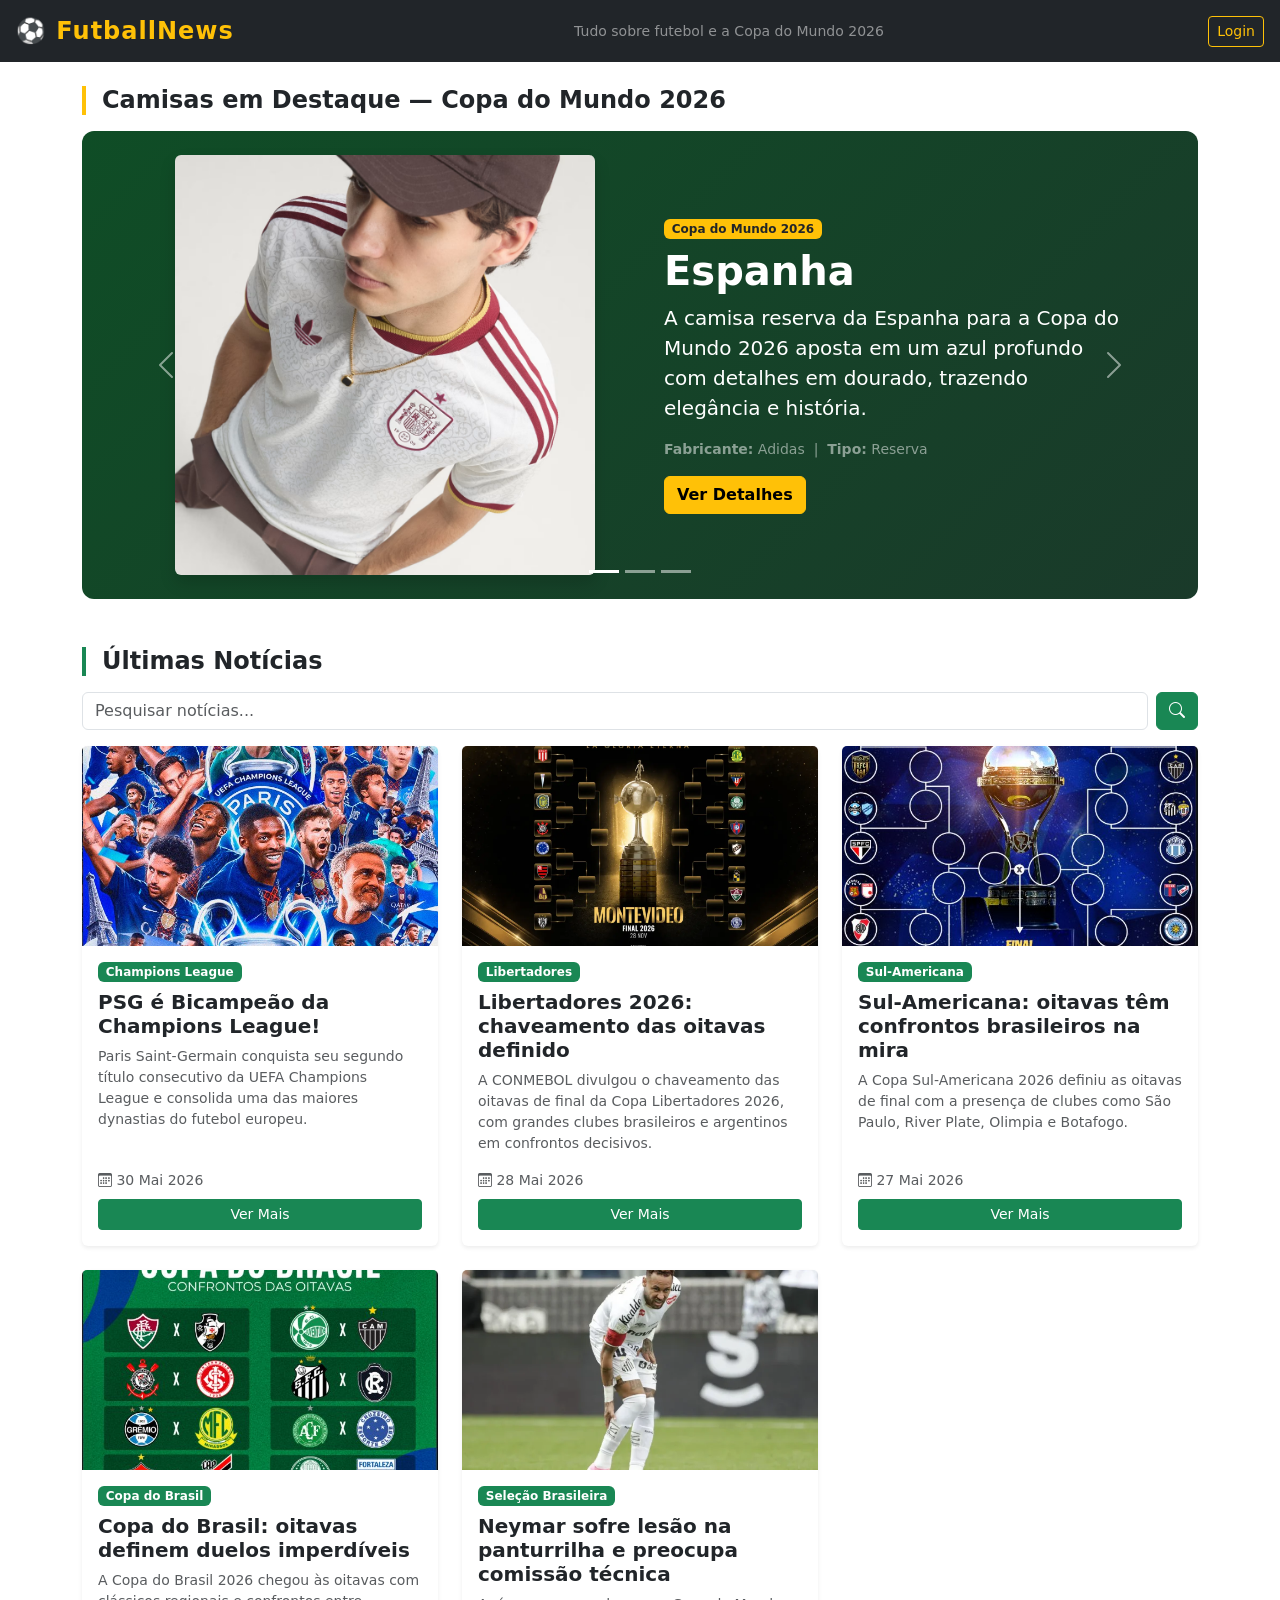
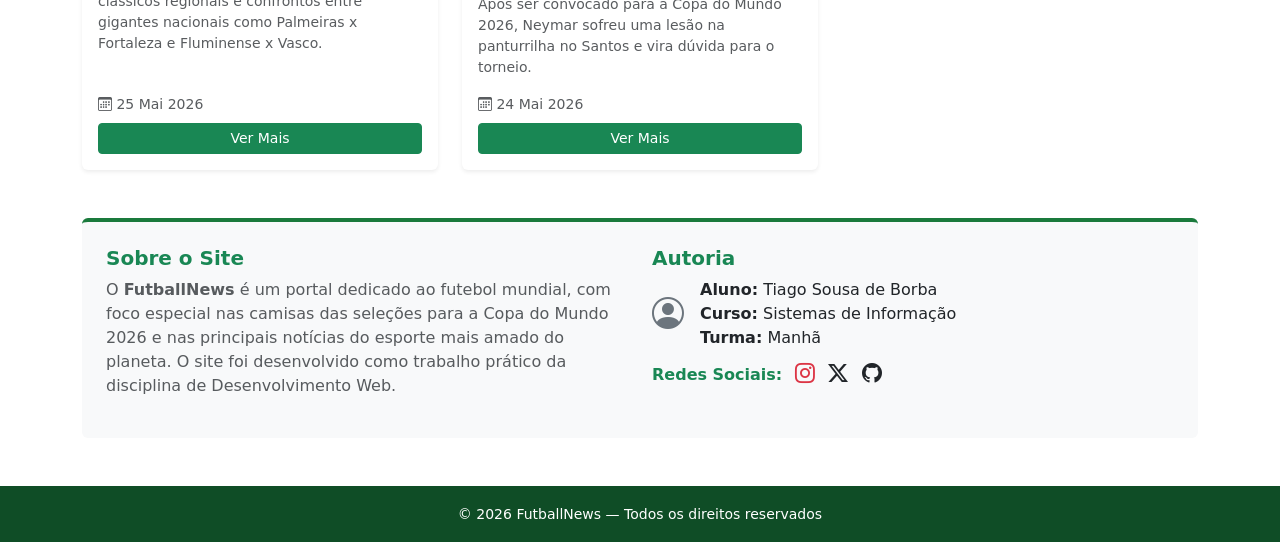
<file: public/index.html>
<!DOCTYPE html>
<html lang="pt-BR">
<head>
  <meta charset="UTF-8">
  <meta name="viewport" content="width=device-width, initial-scale=1.0">
  <title>FutballNews</title>
  <link rel="stylesheet" href="https://cdn.jsdelivr.net/npm/bootstrap@5.3.3/dist/css/bootstrap.min.css">
  <link rel="stylesheet" href="https://cdn.jsdelivr.net/npm/bootstrap-icons@1.11.3/font/bootstrap-icons.min.css">
  <link rel="stylesheet" href="styles.css">
</head>
<body>


  <nav class="navbar navbar-dark bg-dark px-3 sticky-top">
  <a class="navbar-brand text-warning" href="index.html">⚽ FutballNews</a>
  <span class="text-white-50 small d-none d-md-block">Tudo sobre futebol e a Copa do Mundo 2026</span>
  <div id="menu-nav" class="d-flex gap-2"></div>
</nav>

  <div class="container py-4">
    <section class="mb-5">
  <h4 class="fw-bold mb-3 border-start border-4 border-warning ps-3">
    Camisas em Destaque — Copa do Mundo 2026
  </h4>
  <div id="carrosselCamisas" class="carousel slide" data-bs-ride="carousel">
    <div class="carousel-indicators" id="carrossel-indicadores"></div>
    <div class="carousel-inner" id="carrossel-inner"></div>
    <button class="carousel-control-prev" type="button" data-bs-target="#carrosselCamisas" data-bs-slide="prev">
      <span class="carousel-control-prev-icon"></span>
    </button>
    <button class="carousel-control-next" type="button" data-bs-target="#carrosselCamisas" data-bs-slide="next">
      <span class="carousel-control-next-icon"></span>
    </button>
  </div>
</section>

<section class="mb-5">
  <h4 class="fw-bold mb-3 border-start border-4 border-success ps-3">
    Últimas Notícias
  </h4>
  <div class="mb-3 d-flex gap-2">
    <input type="text" id="input-pesquisa" class="form-control" placeholder="Pesquisar notícias..." oninput="pesquisar()">
    <button onclick="pesquisar()" class="btn btn-success"><i class="bi bi-search"></i></button>
  </div>
  <div class="row g-4" id="cards-noticias"></div>
</section>

    <section id="secao-aluno" class="rounded p-4 mb-4">
      <div class="row">
        <div class="col-md-6">
          <h5 class="fw-bold text-success">Sobre o Site</h5>
          <p class="text-muted">
            O <strong>FutballNews</strong> é um portal dedicado ao futebol mundial, com foco especial nas camisas das seleções para a Copa do Mundo 2026 e nas principais notícias do esporte mais amado do planeta. O site foi desenvolvido como trabalho prático da disciplina de Desenvolvimento Web.
          </p>
        </div>
        <div class="col-md-6">
          <h5 class="fw-bold text-success">Autoria</h5>
          <div class="d-flex align-items-center gap-3">
            <i class="bi bi-person-circle fs-2 text-secondary"></i>
            <div>
              <div><strong>Aluno:</strong> Tiago Sousa de Borba</div>
              <div><strong>Curso:</strong> Sistemas de Informação</div>
              <div><strong>Turma:</strong> Manhã</div>
            </div>
          </div>
          <div class="mt-2">
            <span class="text-success fw-bold me-2">Redes Sociais:</span>
            <a href="#" class="text-decoration-none me-2"><i class="bi bi-instagram text-danger fs-5"></i></a>
            <a href="#" class="text-decoration-none me-2"><i class="bi bi-twitter-x text-dark fs-5"></i></a>
            <a href="#" class="text-decoration-none"><i class="bi bi-github text-dark fs-5"></i></a>
          </div>
        </div>
      </div>
    </section>

  </div>


  <footer class="text-white text-center py-3">
    <small>© 2026 FutballNews — Todos os direitos reservados</small>
  </footer>

  <script src="https://cdn.jsdelivr.net/npm/bootstrap@5.3.3/dist/js/bootstrap.bundle.min.js"></script>
  <script src="app.js"></script>
</body>
</html>
</file>
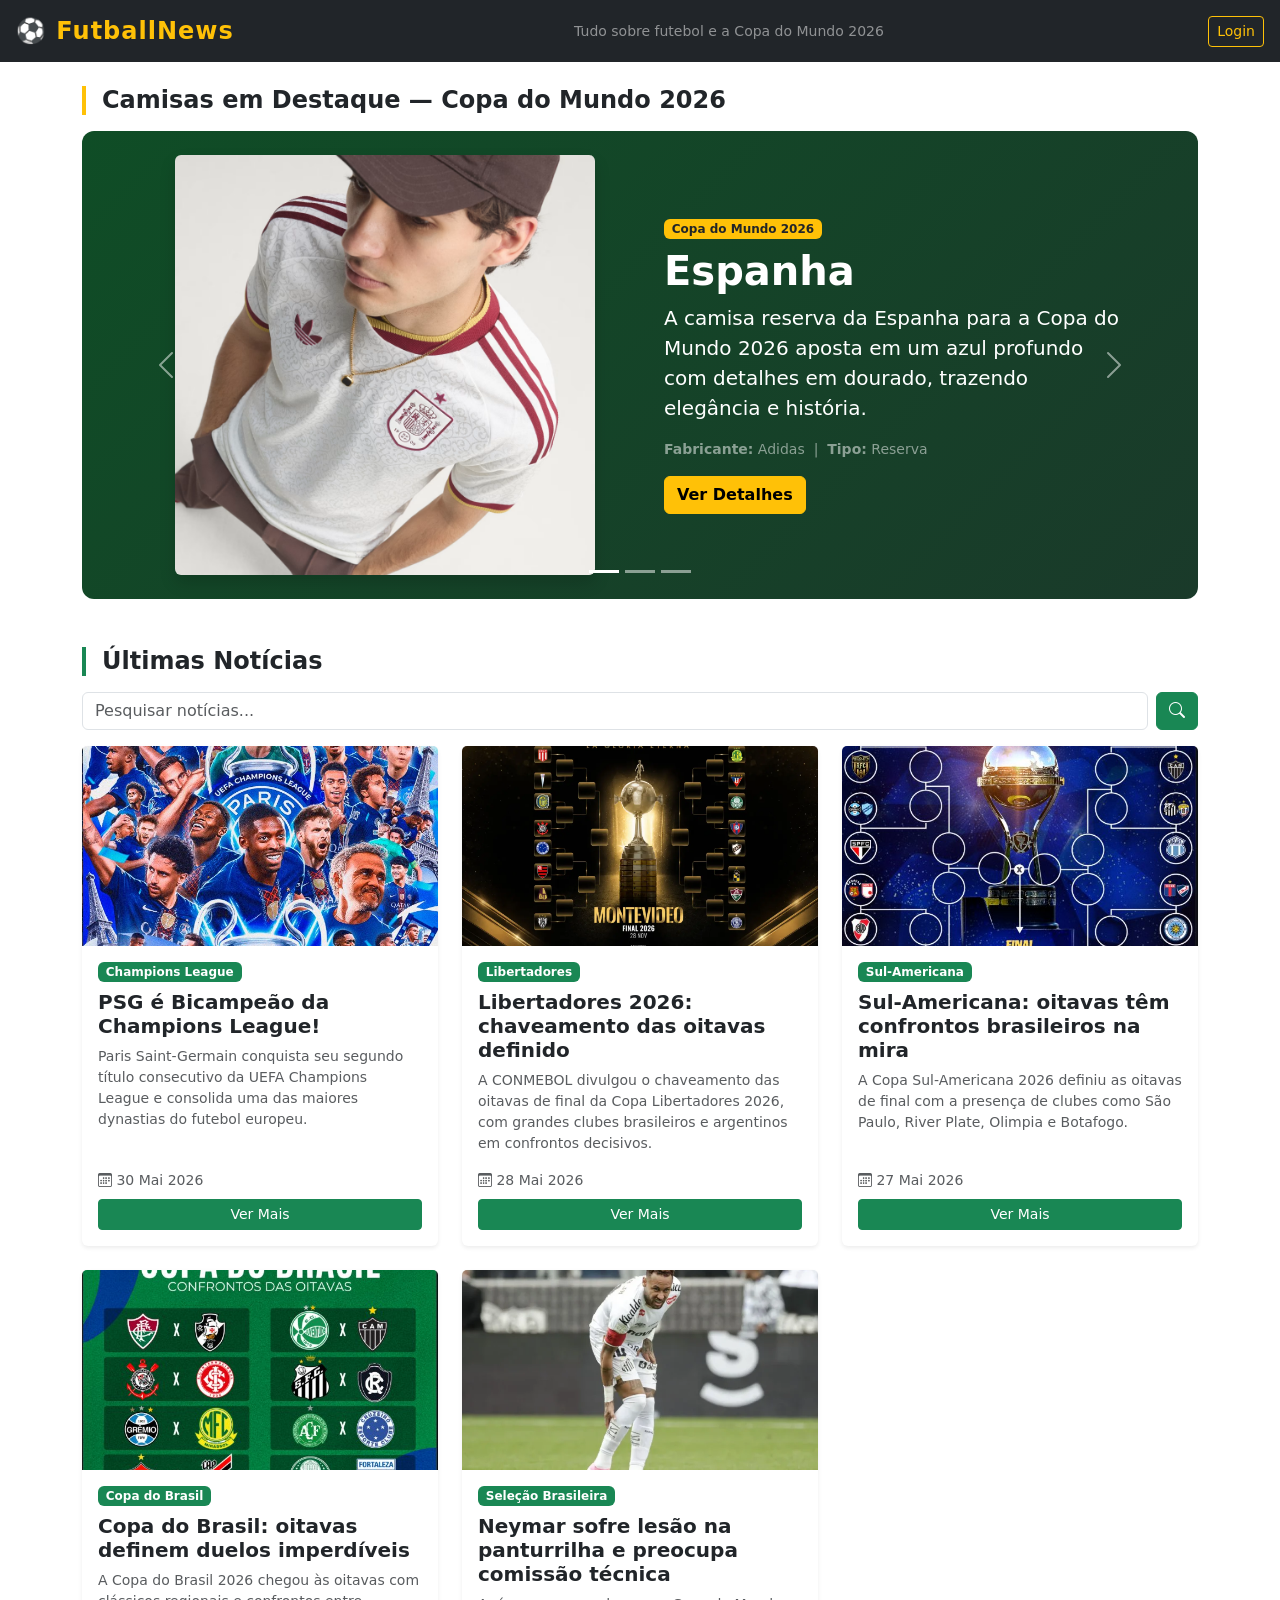
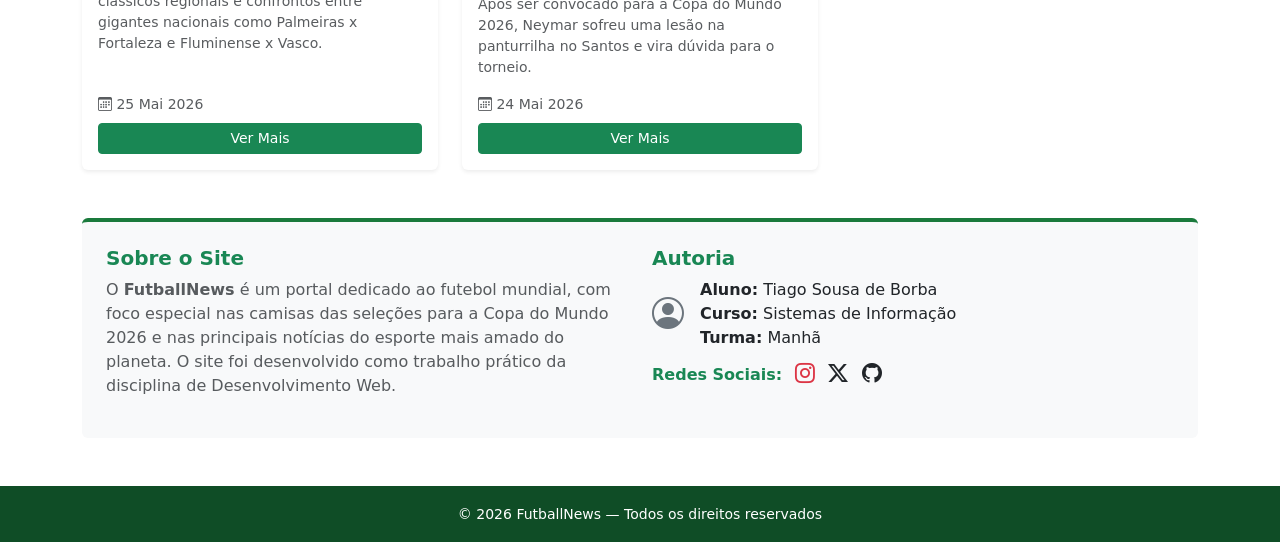
<file: public/cadastro-itens.html>
<!DOCTYPE html>
<html lang="pt-BR">
<head>
  <meta charset="UTF-8">
  <meta name="viewport" content="width=device-width, initial-scale=1.0">
  <title>Cadastro de Itens - FutballNews</title>
  <link rel="stylesheet" href="https://cdn.jsdelivr.net/npm/bootstrap@5.3.3/dist/css/bootstrap.min.css">
  <link rel="stylesheet" href="https://cdn.jsdelivr.net/npm/bootstrap-icons@1.11.3/font/bootstrap-icons.min.css">
  <link rel="stylesheet" href="styles.css">
</head>
<body>

  <nav class="navbar navbar-dark bg-dark px-3 sticky-top">
    <a class="navbar-brand text-warning" href="index.html">⚽ FutballNews</a>
    <div id="menu-nav" class="d-flex gap-2"></div>
  </nav>

  <div class="container py-4">

    <h4 class="fw-bold mb-4 border-start border-4 border-warning ps-3">Cadastro de Notícias</h4>

    <div class="card shadow-sm border-0 p-4 mb-5">
      <div id="msg-crud" class="alert d-none"></div>

      <input type="hidden" id="crud-id">

      <div class="row g-3">
        <div class="col-md-8">
          <label class="form-label">Título</label>
          <input type="text" id="crud-titulo" class="form-control">
        </div>
        <div class="col-md-4">
          <label class="form-label">Categoria</label>
          <input type="text" id="crud-categoria" class="form-control">
        </div>
        <div class="col-12">
          <label class="form-label">Descrição (resumo)</label>
          <input type="text" id="crud-descricao" class="form-control">
        </div>
        <div class="col-12">
          <label class="form-label">Conteúdo completo</label>
          <textarea id="crud-conteudo" class="form-control" rows="3"></textarea>
        </div>
        <div class="col-md-6">
          <label class="form-label">URL da Imagem</label>
          <input type="text" id="crud-imagem" class="form-control">
        </div>
        <div class="col-md-6">
          <label class="form-label">Data (AAAA-MM-DD)</label>
          <input type="date" id="crud-data" class="form-control">
        </div>
      </div>

      <div class="d-flex gap-2 mt-4">
        <button onclick="salvarNoticia()" class="btn btn-success">Salvar</button>
        <button onclick="limparFormulario()" class="btn btn-outline-secondary">Limpar</button>
      </div>
    </div>

    <h5 class="fw-bold mb-3">Notícias Cadastradas</h5>
    <div class="table-responsive">
      <table class="table table-bordered align-middle">
        <thead class="table-dark">
          <tr>
            <th>ID</th>
            <th>Título</th>
            <th>Categoria</th>
            <th>Data</th>
            <th>Ações</th>
          </tr>
        </thead>
        <tbody id="tabela-noticias"></tbody>
      </table>
    </div>

  </div>

  <footer class="text-white text-center py-3">
    <small>© 2026 FutballNews — Todos os direitos reservados</small>
  </footer>

  <script src="https://cdn.jsdelivr.net/npm/bootstrap@5.3.3/dist/js/bootstrap.bundle.min.js"></script>
  <script src="app.js"></script>
</body>
</html>
</file>
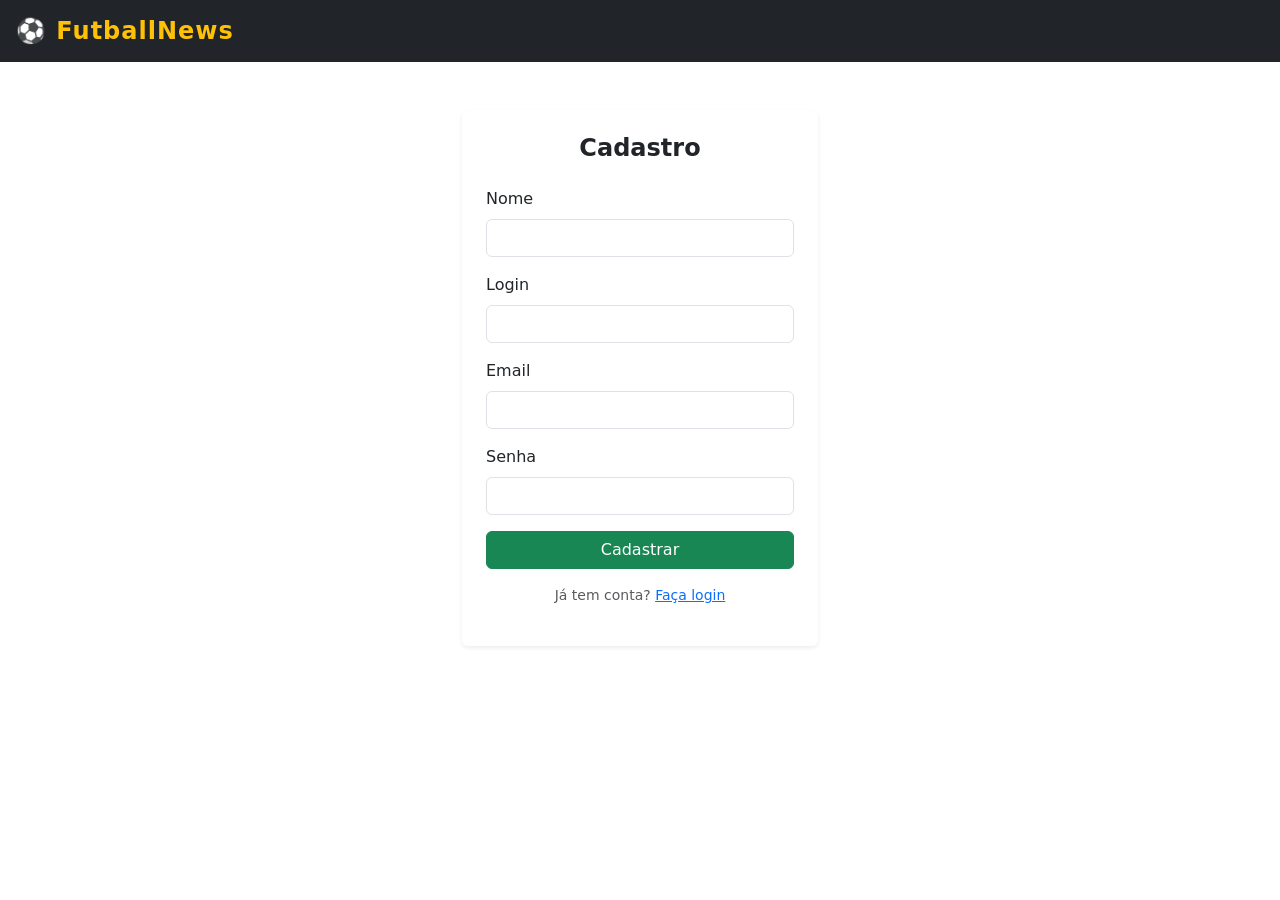
<file: public/cadastro.html>
<!DOCTYPE html>
<html lang="pt-BR">
<head>
  <meta charset="UTF-8">
  <meta name="viewport" content="width=device-width, initial-scale=1.0">
  <title>Cadastro - FutballNews</title>
  <link rel="stylesheet" href="https://cdn.jsdelivr.net/npm/bootstrap@5.3.3/dist/css/bootstrap.min.css">
  <link rel="stylesheet" href="https://cdn.jsdelivr.net/npm/bootstrap-icons@1.11.3/font/bootstrap-icons.min.css">
  <link rel="stylesheet" href="styles.css">
</head>
<body>

  <nav class="navbar navbar-dark bg-dark px-3">
    <a class="navbar-brand text-warning" href="index.html">⚽ FutballNews</a>
  </nav>

  <div class="container py-5">
    <div class="row justify-content-center">
      <div class="col-md-4">
        <div class="card shadow-sm border-0 p-4">
          <h4 class="fw-bold mb-4 text-center">Cadastro</h4>

          <div id="msg-erro" class="alert alert-danger d-none"></div>
          <div id="msg-sucesso" class="alert alert-success d-none"></div>

          <div class="mb-3">
            <label class="form-label">Nome</label>
            <input type="text" id="input-nome" class="form-control">
          </div>
          <div class="mb-3">
            <label class="form-label">Login</label>
            <input type="text" id="input-login" class="form-control">
          </div>
          <div class="mb-3">
            <label class="form-label">Email</label>
            <input type="email" id="input-email" class="form-control">
          </div>
          <div class="mb-3">
            <label class="form-label">Senha</label>
            <input type="password" id="input-senha" class="form-control">
          </div>
          <button onclick="cadastrarUsuario()" class="btn btn-success w-100 mb-3">Cadastrar</button>
          <p class="text-center text-muted small">
            Já tem conta? <a href="login.html">Faça login</a>
          </p>
        </div>
      </div>
    </div>
  </div>

  <script src="app.js"></script>
</body>
</html>
</file>
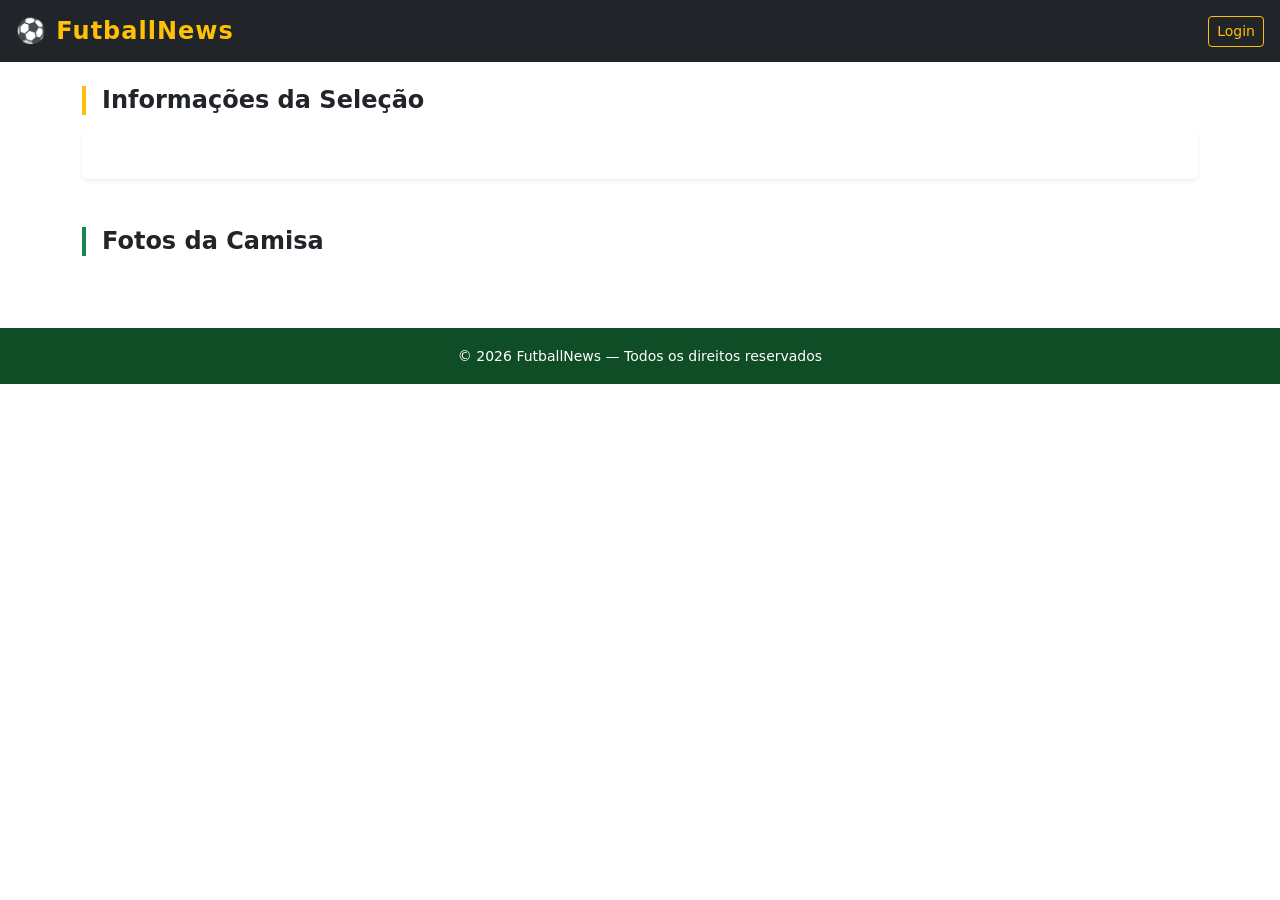
<file: public/detalhe.html>
<!DOCTYPE html>
<html lang="pt-BR">
<head>
  <meta charset="UTF-8">
  <meta name="viewport" content="width=device-width, initial-scale=1.0">
  <title>Detalhe da Camisa - FutballNews</title>
  <link rel="stylesheet" href="https://cdn.jsdelivr.net/npm/bootstrap@5.3.3/dist/css/bootstrap.min.css">
  <link rel="stylesheet" href="https://cdn.jsdelivr.net/npm/bootstrap-icons@1.11.3/font/bootstrap-icons.min.css">
  <link rel="stylesheet" href="styles.css">
</head>
<body>


  <nav class="navbar navbar-dark bg-dark px-3 sticky-top">
  <a class="navbar-brand text-warning" href="index.html">⚽ FutballNews</a>
  <div id="menu-nav" class="d-flex gap-2"></div>
</nav>

  <div class="container py-4">

  
    <section class="mb-5">
      <h4 id="titulo-info" class="fw-bold mb-3 border-start border-4 border-warning ps-3">
        Informações da Seleção
      </h4>
      <div id="info-selecao" class="bg-white rounded shadow-sm p-4">
      
      </div>
    </section>

   
    <section class="mb-5">
      <h4 id="titulo-fotos" class="fw-bold mb-3 border-start border-4 border-success ps-3">
        Fotos da Camisa
      </h4>
      <div class="row g-3" id="fotos-selecao">
      
      </div>
    </section>

  </div>


  <footer class="text-white text-center py-3">
    <small>© 2026 FutballNews — Todos os direitos reservados</small>
  </footer>

  <script src="https://cdn.jsdelivr.net/npm/bootstrap@5.3.3/dist/js/bootstrap.bundle.min.js"></script>
  <script src="app.js"></script>
</body>
</html>
</file>
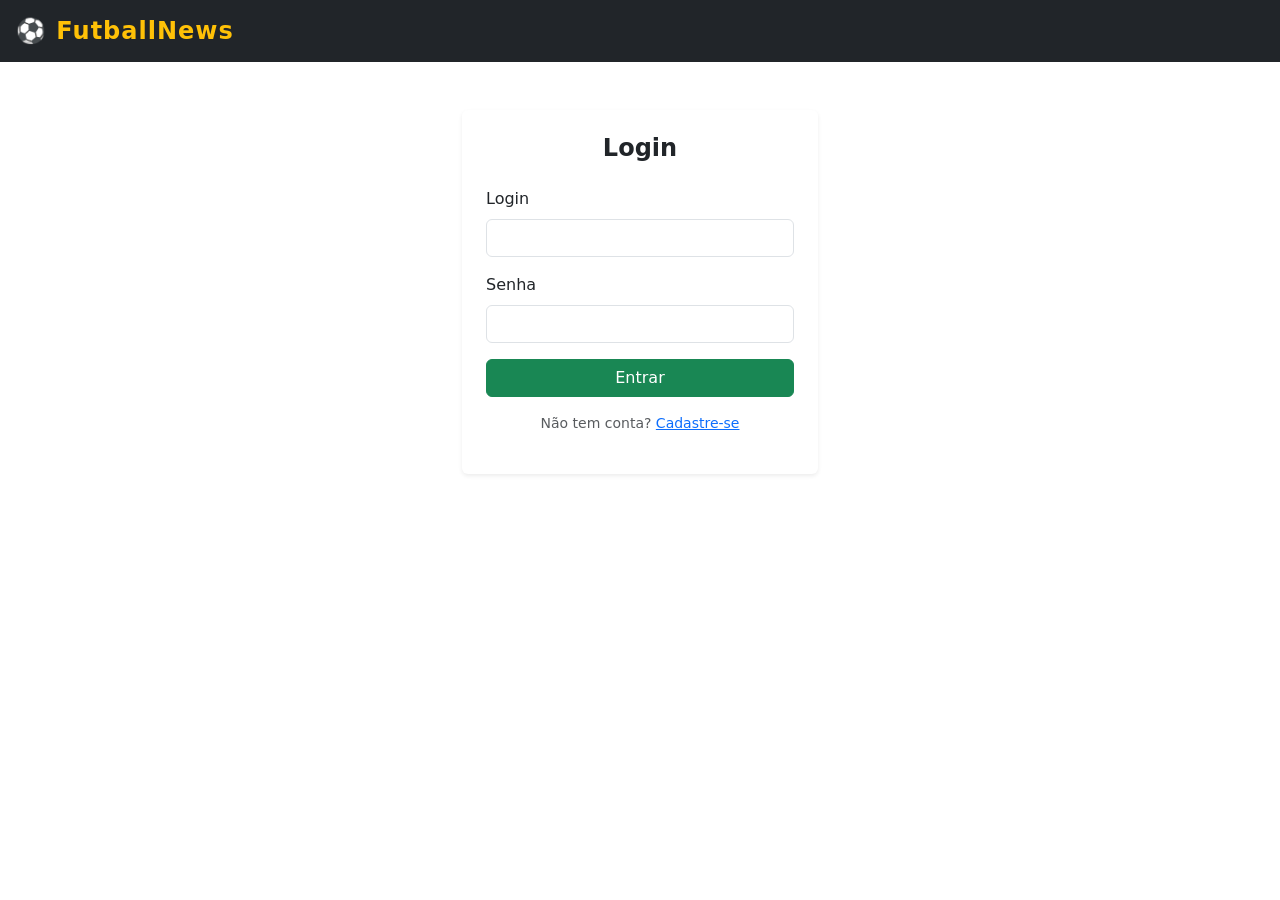
<file: public/favoritos.html>
<!DOCTYPE html>
<html lang="pt-BR">
<head>
  <meta charset="UTF-8">
  <meta name="viewport" content="width=device-width, initial-scale=1.0">
  <title>Favoritos - FutballNews</title>
  <link rel="stylesheet" href="https://cdn.jsdelivr.net/npm/bootstrap@5.3.3/dist/css/bootstrap.min.css">
  <link rel="stylesheet" href="https://cdn.jsdelivr.net/npm/bootstrap-icons@1.11.3/font/bootstrap-icons.min.css">
  <link rel="stylesheet" href="styles.css">
</head>
<body>

  <nav class="navbar navbar-dark bg-dark px-3 sticky-top">
    <a class="navbar-brand text-warning" href="index.html">⚽ FutballNews</a>
    <div id="menu-nav" class="d-flex gap-2"></div>
  </nav>

  <div class="container py-4">
    <h4 class="fw-bold mb-4 border-start border-4 border-danger ps-3">Meus Favoritos</h4>
    <div class="row g-4" id="cards-favoritos"></div>
  </div>

  <footer class="text-white text-center py-3">
    <small>© 2026 FutballNews — Todos os direitos reservados</small>
  </footer>

  <script src="https://cdn.jsdelivr.net/npm/bootstrap@5.3.3/dist/js/bootstrap.bundle.min.js"></script>
  <script src="app.js"></script>
</body>
</html>]
</file>
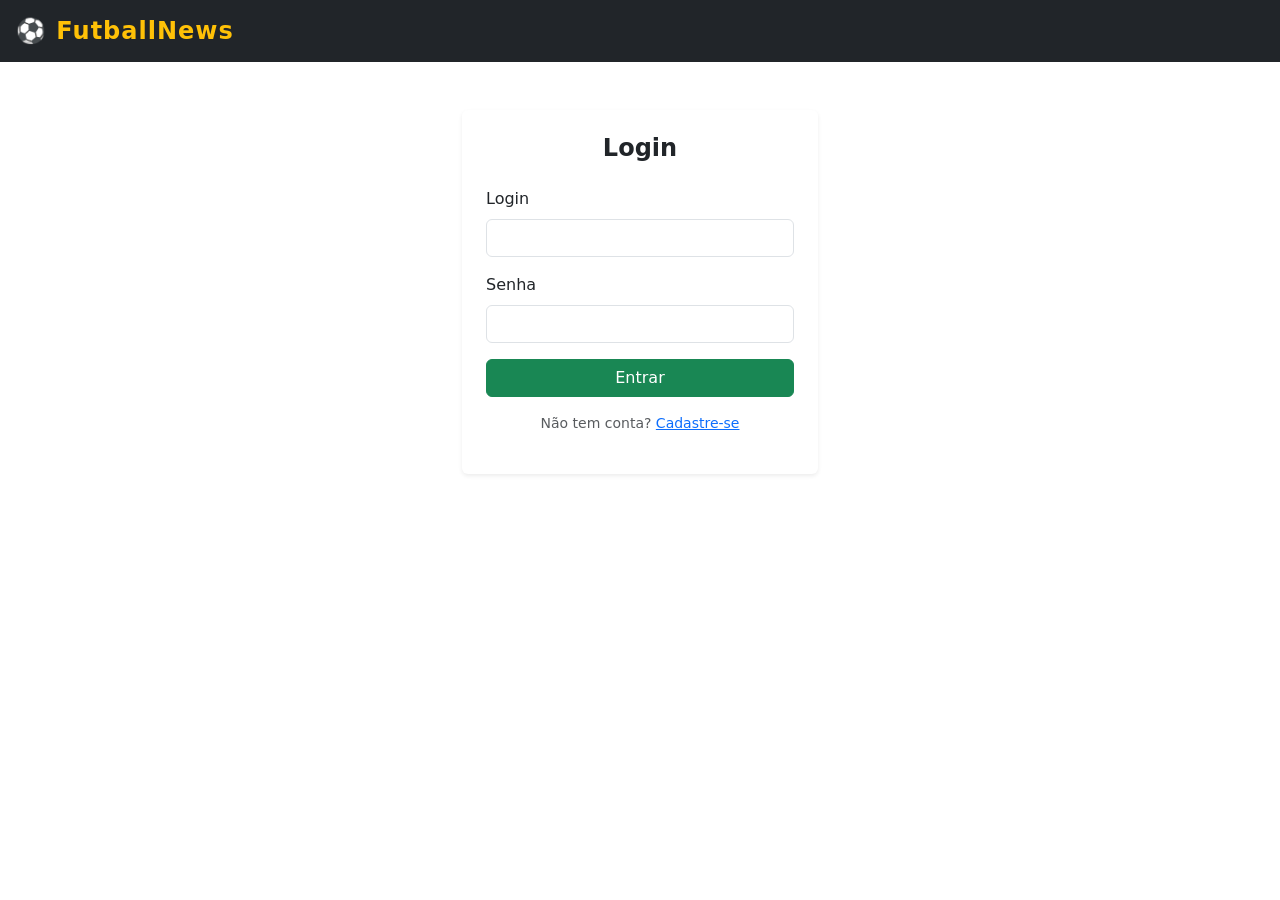
<file: public/login.html>
<!DOCTYPE html>
<html lang="pt-BR">
<head>
  <meta charset="UTF-8">
  <meta name="viewport" content="width=device-width, initial-scale=1.0">
  <title>Login - FutballNews</title>
  <link rel="stylesheet" href="https://cdn.jsdelivr.net/npm/bootstrap@5.3.3/dist/css/bootstrap.min.css">
  <link rel="stylesheet" href="https://cdn.jsdelivr.net/npm/bootstrap-icons@1.11.3/font/bootstrap-icons.min.css">
  <link rel="stylesheet" href="styles.css">
</head>
<body>

  <nav class="navbar navbar-dark bg-dark px-3">
    <a class="navbar-brand text-warning" href="index.html">⚽ FutballNews</a>
  </nav>

  <div class="container py-5">
    <div class="row justify-content-center">
      <div class="col-md-4">
        <div class="card shadow-sm border-0 p-4">
          <h4 class="fw-bold mb-4 text-center">Login</h4>

          <div id="msg-erro" class="alert alert-danger d-none"></div>

          <div class="mb-3">
            <label class="form-label">Login</label>
            <input type="text" id="input-login" class="form-control">
          </div>
          <div class="mb-3">
            <label class="form-label">Senha</label>
            <input type="password" id="input-senha" class="form-control">
          </div>
          <button onclick="fazerLogin()" class="btn btn-success w-100 mb-3">Entrar</button>
          <p class="text-center text-muted small">
            Não tem conta? <a href="cadastro.html">Cadastre-se</a>
          </p>
        </div>
      </div>
    </div>
  </div>

  <script src="app.js"></script>
</body>
</html>
</file>
<file: public/styles.css>
:root {
  --verde: #1a7a3c;
  --verde-escuro: #0f4d26;
  --amarelo: #f5c800;
}


.navbar-brand {
  font-size: 1.5rem;
  font-weight: 900;
  letter-spacing: 1px;
}


#carrosselCamisas {
  background: linear-gradient(135deg, var(--verde-escuro) 0%, #1a3a2a 100%);
  border-radius: 12px;
  min-height: 420px;
}


.card {
  transition: transform .2s, box-shadow .2s;
}
.card:hover {
  transform: translateY(-5px);
  box-shadow: 0 8px 24px rgba(0,0,0,.15) !important;
}


#secao-aluno {
  background-color: #f8f9fa;
  border-top: 4px solid var(--verde);
}


footer {
  background-color: var(--verde-escuro);
}


.info-badge {
  background-color: #f1f3f5;
}
</file>
